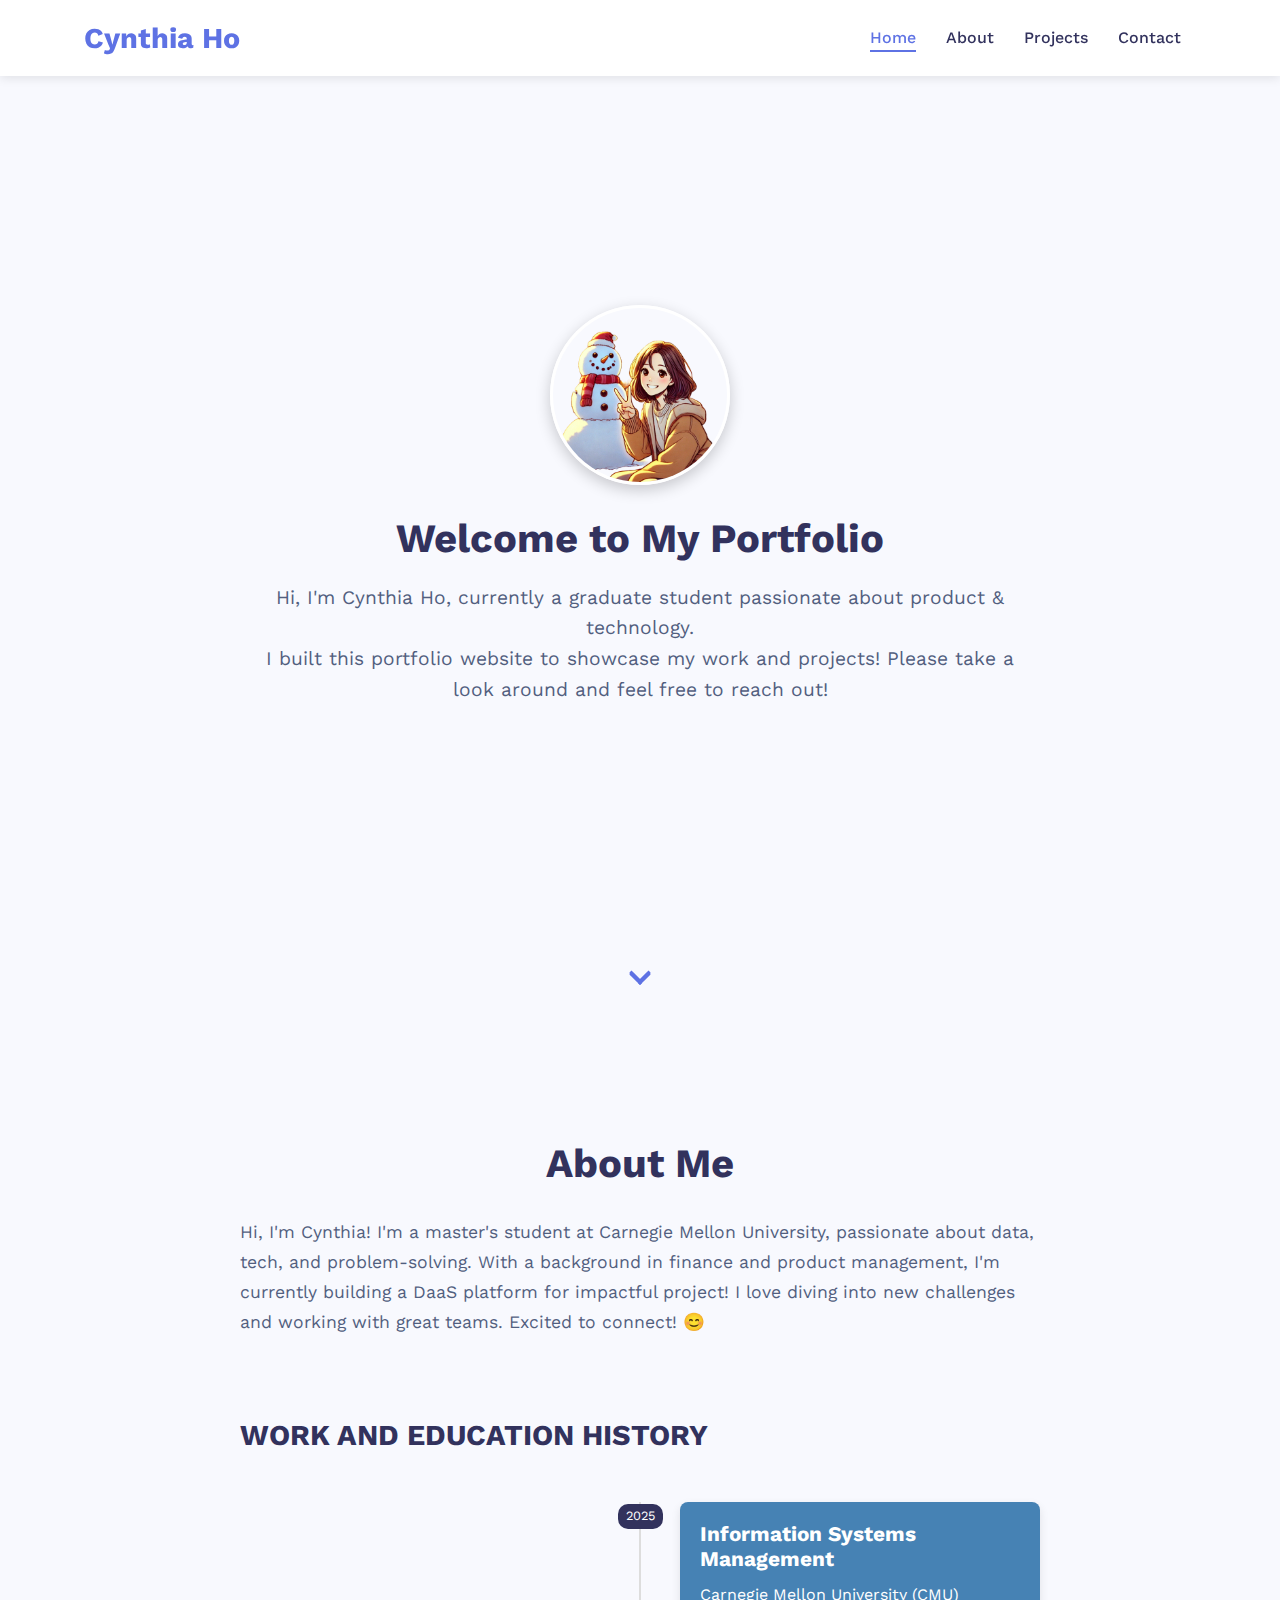
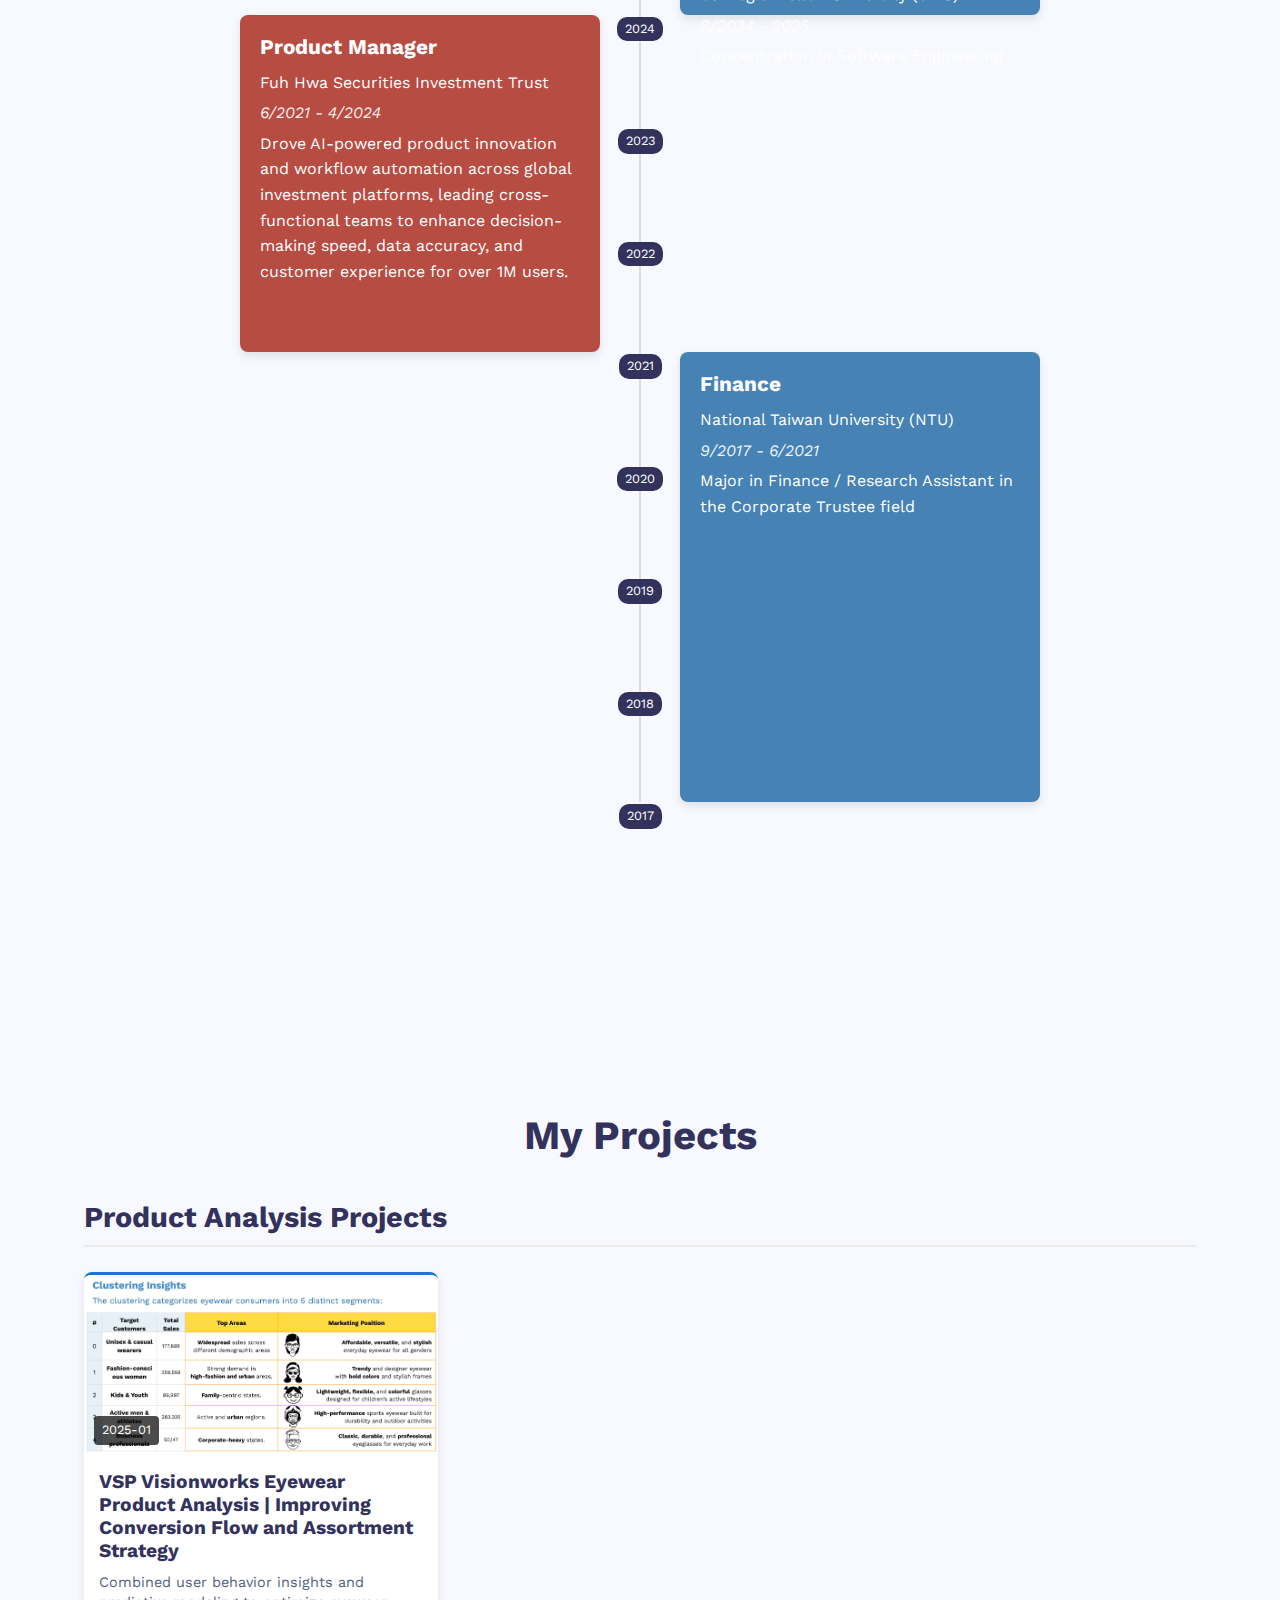
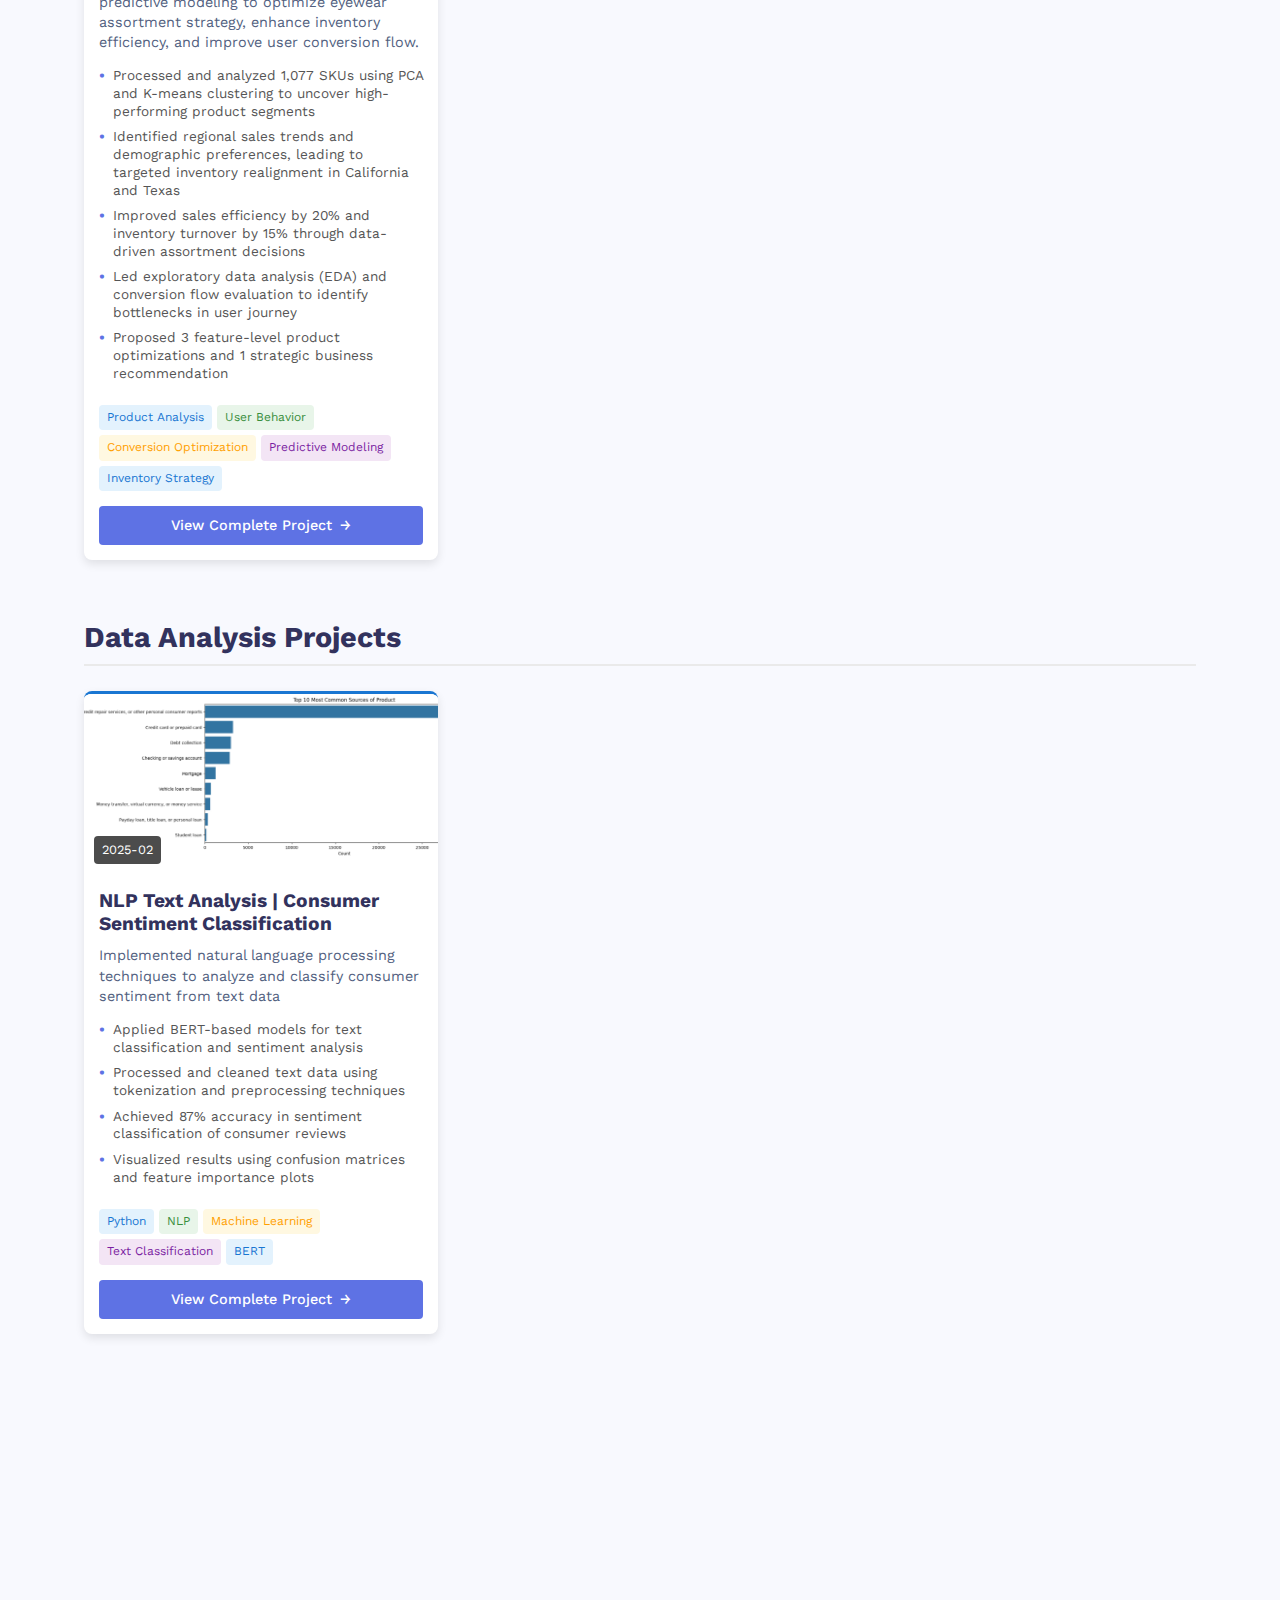
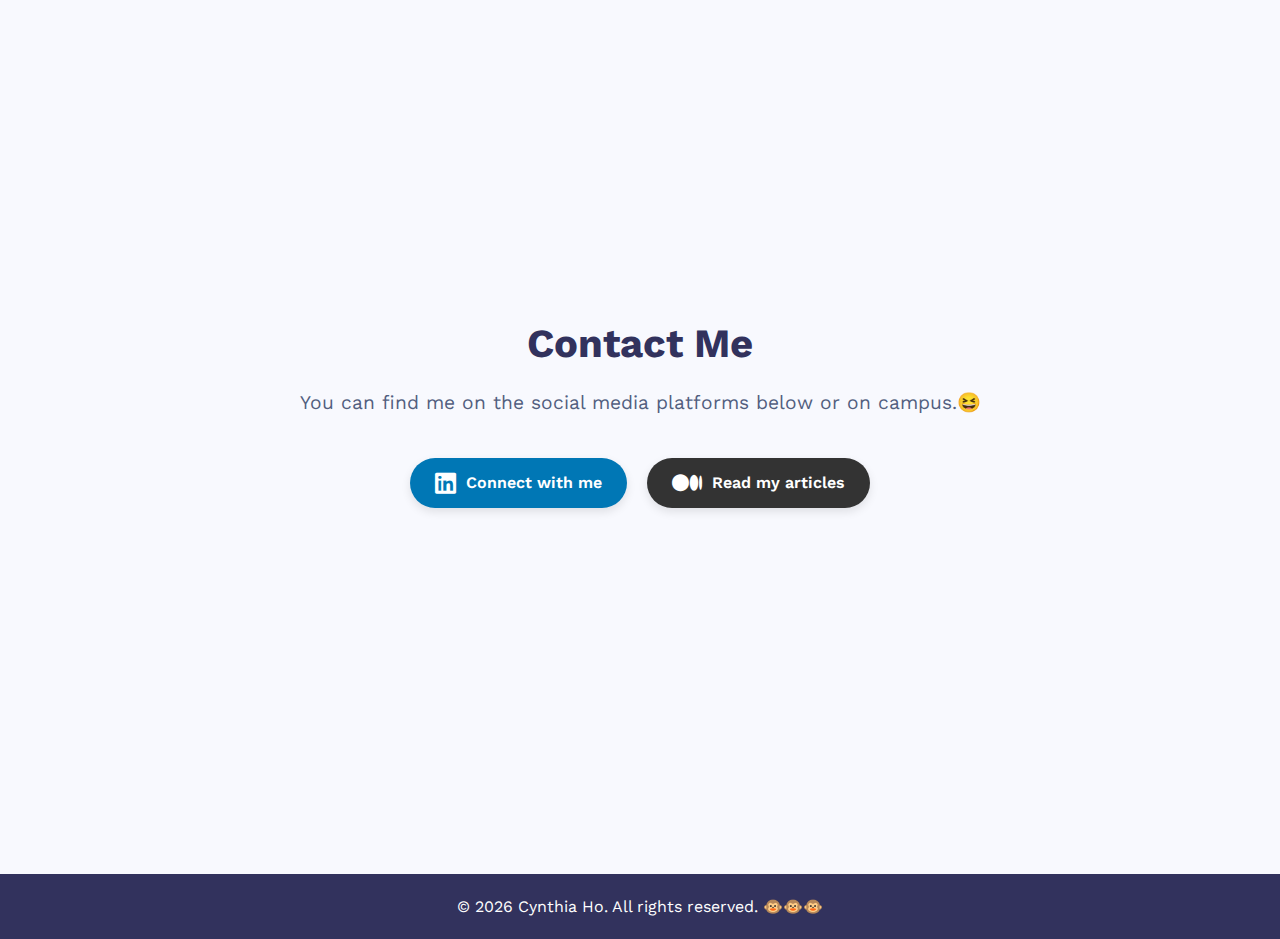
<file: index.html>
<!doctype html><html lang="en"><head><meta charset="utf-8"/><link rel="icon" href="/monkey.ico"/><meta name="viewport" content="width=device-width,initial-scale=1"/><meta name="theme-color" content="#000000"/><meta name="description" content="Personal portfolio website showcasing my projects and skills"/><link rel="apple-touch-icon" href="/logo192.png"/><link rel="manifest" href="/manifest.json"/><link href="https://fonts.googleapis.com/css2?family=Work+Sans:wght@300;400;500;600;700&family=Georgia&family=Noto+Sans+TC:wght@300;400;500;700&display=swap" rel="stylesheet"><link rel="stylesheet" href="https://cdnjs.cloudflare.com/ajax/libs/font-awesome/6.0.0-beta3/css/all.min.css"><title>Cynthia Ho's Portfolio</title><script defer="defer" src="/static/js/main.f6b4244f.js"></script><link href="/static/css/main.e06570d8.css" rel="stylesheet"></head><body><noscript>You need to enable JavaScript to run this app.</noscript><div id="root"></div></body></html>
</file>
<file: static/css/main.e06570d8.css>
body{-webkit-font-smoothing:antialiased;-moz-osx-font-smoothing:grayscale;font-family:-apple-system,BlinkMacSystemFont,Segoe UI,Roboto,Oxygen,Ubuntu,Cantarell,Fira Sans,Droid Sans,Helvetica Neue,sans-serif;margin:0}code{font-family:source-code-pro,Menlo,Monaco,Consolas,Courier New,monospace}.navbar{background-color:#fff;box-shadow:0 2px 10px #0000001a;left:0;padding:15px 0;position:fixed;top:0;width:100%;z-index:1000}.navbar-container{align-items:center;display:flex;justify-content:space-between;margin:0 auto;max-width:1200px;padding:0 20px;width:90%}.logo{color:#5e72e4;font-size:1.8rem;font-weight:700;text-decoration:none}.nav-menu{display:flex;list-style:none;margin:0;padding:0}.nav-item{margin:0 15px}.nav-link{color:#32325d;font-size:1rem;font-weight:500;padding:5px 0;position:relative;text-decoration:none}.nav-link:after{background-color:#5e72e4;bottom:0;content:"";height:2px;left:0;position:absolute;transition:width .3s ease;width:0}.nav-link:hover{color:#5e72e4}.nav-link:hover:after{width:100%}.nav-link.active{color:#5e72e4}.nav-link.active:after{width:100%}.home{min-height:90vh;padding:100px 0;position:relative;text-align:center}.home-content{margin:0 auto;max-width:800px;padding:0 20px}.home-content h1{color:var(--dark-color);font-size:2.5rem;margin-bottom:20px}.home-content p{color:var(--text-color);font-size:1.2rem}.profile-section{align-items:center;display:flex;flex-wrap:wrap;gap:30px;justify-content:center;margin-bottom:30px}.profile-image{border:3px solid #fff;border-radius:50%;box-shadow:0 5px 15px #0003;height:180px;object-fit:cover;width:180px}.scroll-arrow-container{bottom:5px;left:50%;margin-top:30px;position:absolute;transform:translateX(-50%)}.scroll-arrow{align-items:center;animation:bounce 2s infinite;cursor:pointer;display:flex;flex-direction:column}.scroll-arrow span{animation:animate 2s infinite;border-bottom:3px solid var(--primary-color);border-right:3px solid var(--primary-color);display:block;height:15px;margin:-7px;transform:rotate(45deg);width:15px}.scroll-arrow span:nth-child(2){animation-delay:-.2s}.scroll-arrow span:nth-child(3){animation-delay:-.4s}@keyframes animate{0%{opacity:0;transform:rotate(45deg) translate(-10px,-10px)}50%{opacity:1}to{opacity:0;transform:rotate(45deg) translate(10px,10px)}}@keyframes bounce{0%,20%,50%,80%,to{transform:translateY(0)}40%{transform:translateY(-10px)}60%{transform:translateY(-5px)}}@media (max-width:768px){.profile-section{flex-direction:column;text-align:center}.profile-image{height:150px;width:150px}.scroll-arrow-container{bottom:10px}.scroll-arrow span{height:12px;width:12px}}.about{background-color:var(--light-color);padding:100px 0}.about-content{margin:0 auto;max-width:800px}.about-content h1{color:var(--dark-color);font-size:2.5rem;margin-bottom:30px;text-align:center}.about-description{margin-bottom:60px}.about-description p{color:var(--text-color);font-size:1.1rem;line-height:1.7;margin-bottom:20px}.timeline-section{margin-top:80px}.timeline-section h2{color:var(--dark-color);font-size:1.8rem;margin-bottom:30px}.timeline-actions{display:flex;justify-content:space-between;margin-bottom:40px}.timeline-btn{background-color:#fff;border:1px solid #ddd;border-radius:4px;cursor:pointer;font-weight:600;padding:12px 20px;transition:all .3s ease}.timeline-btn:hover{background-color:#f5f5f5}.timeline-container{margin:50px 0;position:relative}.timeline{height:900px;margin:0 auto;position:relative}.timeline-line{background-color:#ddd;height:100%;width:2px}.timeline-line,.timeline-year{left:50%;position:absolute;transform:translateX(-50%)}.timeline-year{text-align:center;width:100%;z-index:1}.timeline-year span{background-color:#32325d;border-radius:10px;color:#fff;display:inline-block;font-size:.8rem;padding:2px 8px}.timeline-item{position:absolute;width:45%}.timeline-item.experience{left:0}.timeline-item.education{right:0}.timeline-content{border-radius:8px;box-shadow:0 4px 10px #0000001a;height:100%;padding:20px;transition:transform .3s ease}.timeline-item.experience .timeline-content{background-color:#b74c43;color:#fff}.timeline-item.education .timeline-content{background-color:#4682b4;color:#fff}.timeline-content h3{color:inherit;font-size:1.3rem;margin-bottom:10px}.timeline-content p{font-size:1rem;margin-bottom:5px}.timeline-period{font-style:italic;opacity:.9}.timeline-content:hover{transform:translateY(-5px)}@media (max-width:768px){.timeline-item{left:0!important;right:auto!important;width:85%}.timeline-line{left:20px}.timeline-year{left:20px;text-align:left}.timeline-item.education,.timeline-item.experience{left:40px!important}.timeline-actions{flex-direction:column;gap:10px}}.projects{background-color:var(--light-color);padding:100px 0}.section-title{color:var(--dark-color);font-size:2.5rem;margin-bottom:40px;text-align:center}.project-section{margin-bottom:60px}.category-title{border-bottom:2px solid #eaeaea;color:var(--dark-color);font-size:1.8rem;margin-bottom:25px;padding-bottom:10px}.projects-grid{grid-gap:25px;display:grid;gap:25px;grid-template-columns:repeat(auto-fill,minmax(300px,1fr))}.project-card{background-color:#fff;border-radius:8px;box-shadow:0 4px 10px #0000001a;display:flex;flex-direction:column;overflow:hidden;transition:transform .3s ease,box-shadow .3s ease}.project-card:hover{box-shadow:0 10px 20px #00000026;transform:translateY(-5px)}.project-image{background-position:50%;background-size:cover;height:180px;position:relative}.project-date{background-color:#000000b3;border-radius:4px;bottom:10px;color:#fff;font-size:.8rem;left:10px;padding:4px 8px;position:absolute}.project-title{color:var(--dark-color);font-size:1.2rem;margin:0;padding:15px 15px 10px}.project-description{color:var(--text-color);font-size:.9rem;line-height:1.4}.project-description,.project-highlights{margin-bottom:15px;padding:0 15px}.highlight-item{color:#555;display:flex;font-size:.85rem;line-height:1.3;margin-bottom:8px}.highlight-bullet{color:var(--primary-color);font-weight:700;margin-right:8px}.project-tags{display:flex;flex-wrap:wrap;gap:5px;padding:0 15px 15px}.tag{background-color:#f0f0f0;border-radius:4px;color:#555;font-size:.75rem;padding:3px 8px}.tag:nth-child(4n+1){background-color:#e3f2fd;color:#1976d2}.tag:nth-child(4n+2){background-color:#e8f5e9;color:#388e3c}.tag:nth-child(4n+3){background-color:#fff8e1;color:#ffa000}.tag:nth-child(4n+4){background-color:#f3e5f5;color:#7b1fa2}.project-card:nth-child(3n+1){border-top:3px solid #1976d2}.project-card:nth-child(3n+2){border-top:3px solid #388e3c}.project-card:nth-child(3n+3){border-top:3px solid #ffa000}.project-actions{margin:auto 15px 15px}.view-details-btn{align-items:center;background-color:var(--primary-color);border:none;border-radius:4px;color:#fff;cursor:pointer;display:flex;font-size:.9rem;font-weight:500;justify-content:center;padding:8px 12px;text-decoration:none;transition:background-color .3s ease,transform .2s ease;width:100%}.view-details-btn:hover{background-color:#4d64d2;color:#fff;transform:translateY(-2px)}.view-details-btn:after{content:"→";margin-left:8px;transition:transform .2s ease}.view-details-btn:hover:after{transform:translateX(3px)}.external-link-icon{display:inline-block;font-size:.85rem;margin-left:5px}@media (max-width:768px){.projects-grid{grid-template-columns:1fr}.project-image{height:160px}.section-title{font-size:2rem}.category-title{font-size:1.5rem}.modal-content{padding:15px;width:95%}}.contact{background-color:var(--light-color);padding:100px 0}.contact-content{margin:0 auto;max-width:800px;text-align:center}.contact-content h1{color:var(--dark-color);font-size:2.5rem;margin-bottom:20px}.contact-content p{color:var(--text-color);font-size:1.2rem;margin-bottom:30px}.social-links{display:flex;flex-wrap:wrap;gap:20px;justify-content:center;margin-top:40px}.social-button{align-items:center;border-radius:50px;box-shadow:0 4px 10px #0000001a;color:#fff;display:flex;font-weight:600;padding:12px 25px;text-decoration:none;transition:all .3s ease}.social-button i{font-size:1.5rem;margin-right:10px}.social-button span{font-size:1rem}.social-button.linkedin{background-color:#0077b5}.social-button.github,.social-button.medium{background-color:#333}.social-button:hover{box-shadow:0 8px 15px #0003;transform:translateY(-5px)}@media (max-width:768px){.social-links{align-items:center;flex-direction:column}.social-button{justify-content:center;width:80%}.contact{padding:60px 0}.contact-content h1{font-size:2rem}}.footer{background-color:var(--dark-color);color:#fff;padding:20px 0;text-align:center}.footer-container{margin:0 auto;max-width:1200px;padding:0 20px;width:90%}:root{--primary-color:#5e72e4;--secondary-color:#11cdef;--dark-color:#32325d;--light-color:#f8f9fe;--text-color:#525f7f;--success-color:#2dce89;--warning-color:#fb6340;--danger-color:#f5365c;--font-main:"Work Sans","Noto Sans TC",sans-serif;--font-heading:"Work Sans","Noto Sans TC",sans-serif}*{box-sizing:border-box;margin:0;padding:0}html{scroll-behavior:smooth;scroll-padding-top:80px}body{background-color:#f8f9fe;background-color:var(--light-color);color:#525f7f;color:var(--text-color);font-family:Work Sans,Noto Sans TC,sans-serif;font-family:var(--font-main);line-height:1.6}a{color:#5e72e4;color:var(--primary-color);text-decoration:none}h1,h2,h3,h4{color:#32325d;color:var(--dark-color);font-family:Work Sans,Noto Sans TC,sans-serif;font-family:var(--font-heading);font-weight:700;line-height:1.2}.highlight{color:#5e72e4;color:var(--primary-color)}.container{margin:0 auto;max-width:1200px;padding:0 20px;width:90%}.content{display:block;padding-top:0;width:100%}.content section,.page-section{display:flex;flex-direction:column;justify-content:center;min-height:100vh;padding-top:80px;scroll-margin-top:80px;width:100%}.btn{border:none;border-radius:5px;cursor:pointer;display:inline-block;font-size:1rem;font-weight:600;padding:12px 28px;text-align:center;transition:all .3s ease}.primary-btn{background-color:#5e72e4;background-color:var(--primary-color);box-shadow:0 4px 6px #32325d1c,0 1px 3px #00000014;color:#fff}.primary-btn:hover{background-color:#4d64d2;transform:translateY(-2px)}.secondary-btn{background-color:initial;border:2px solid #5e72e4;border:2px solid var(--primary-color);color:#5e72e4;color:var(--primary-color);margin-left:15px}.secondary-btn:hover{background-color:#5e72e41a;transform:translateY(-2px)}@keyframes fadeIn{0%{opacity:0;transform:translateY(20px)}to{opacity:1;transform:translateY(0)}}.content section>*{animation:fadeIn .6s ease-out forwards}@media screen and (max-width:768px){section{padding:70px 0}}
/*# sourceMappingURL=main.e06570d8.css.map*/
</file>
